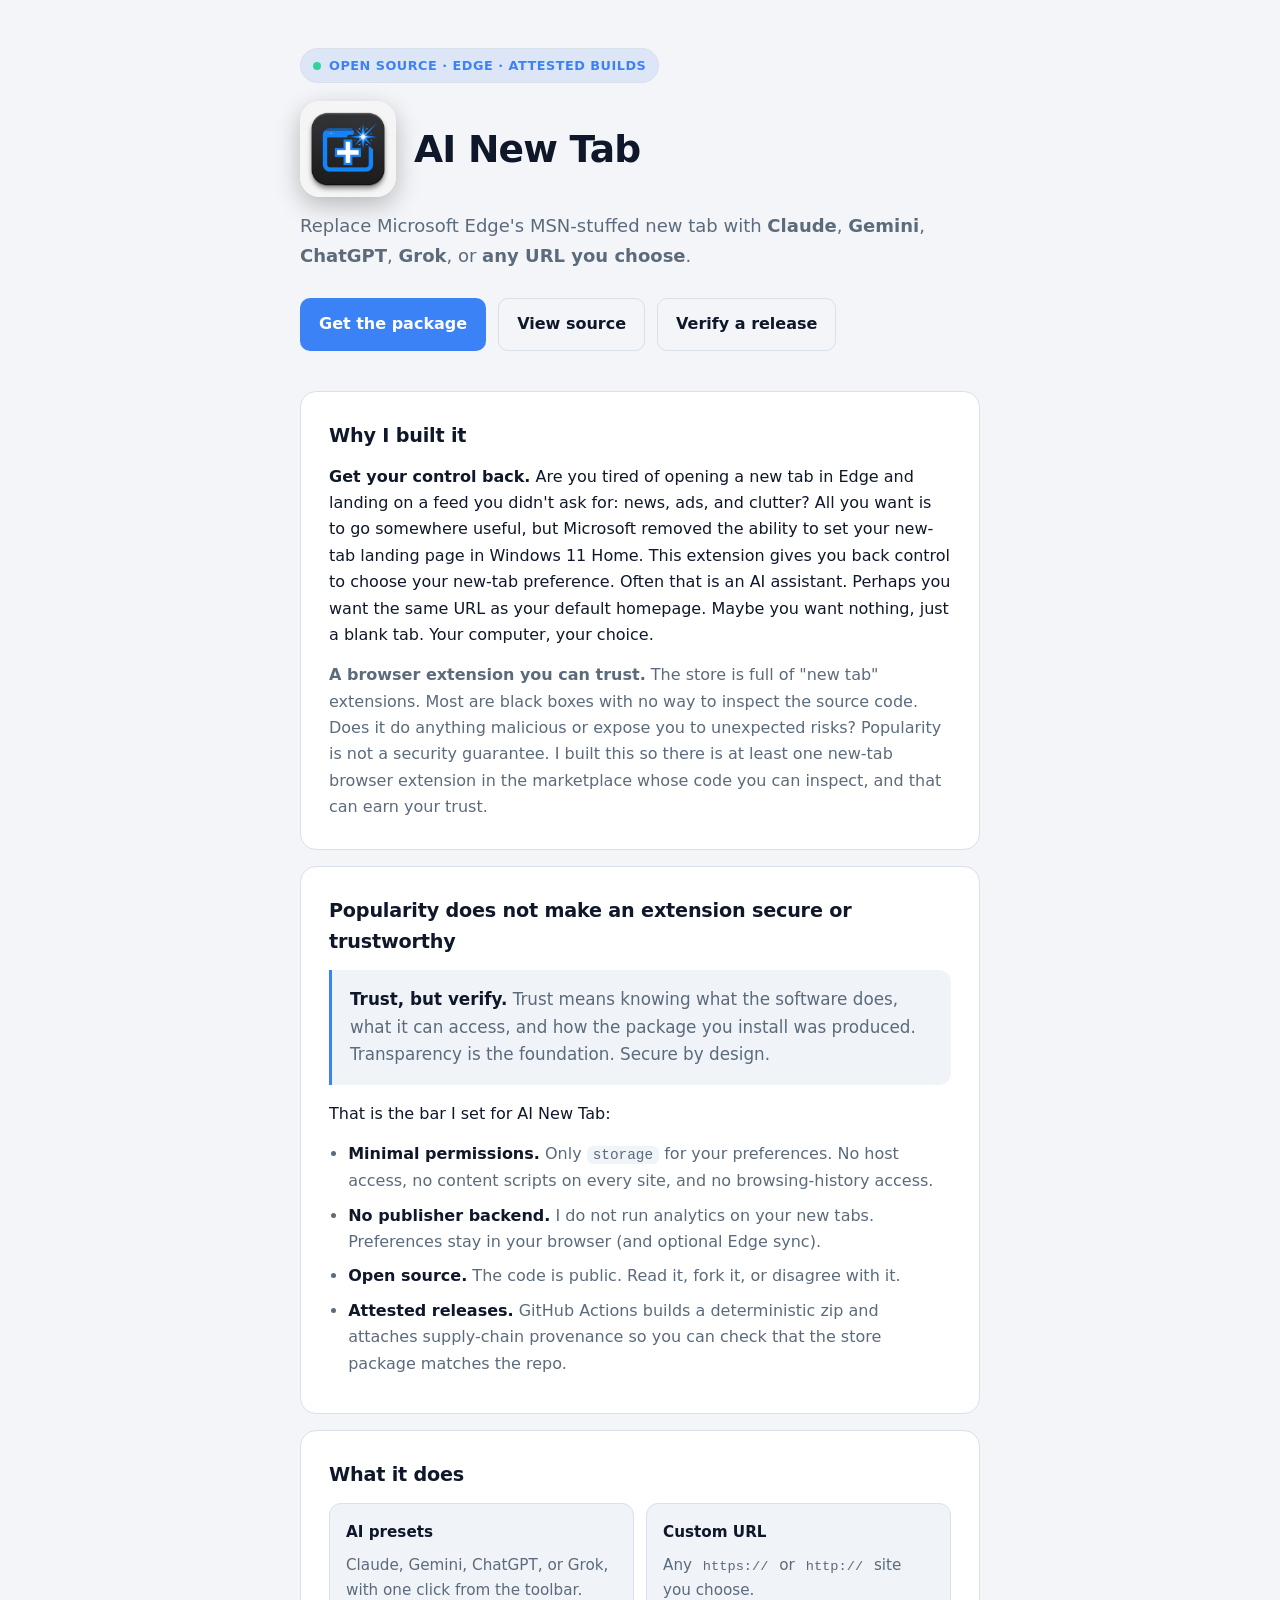
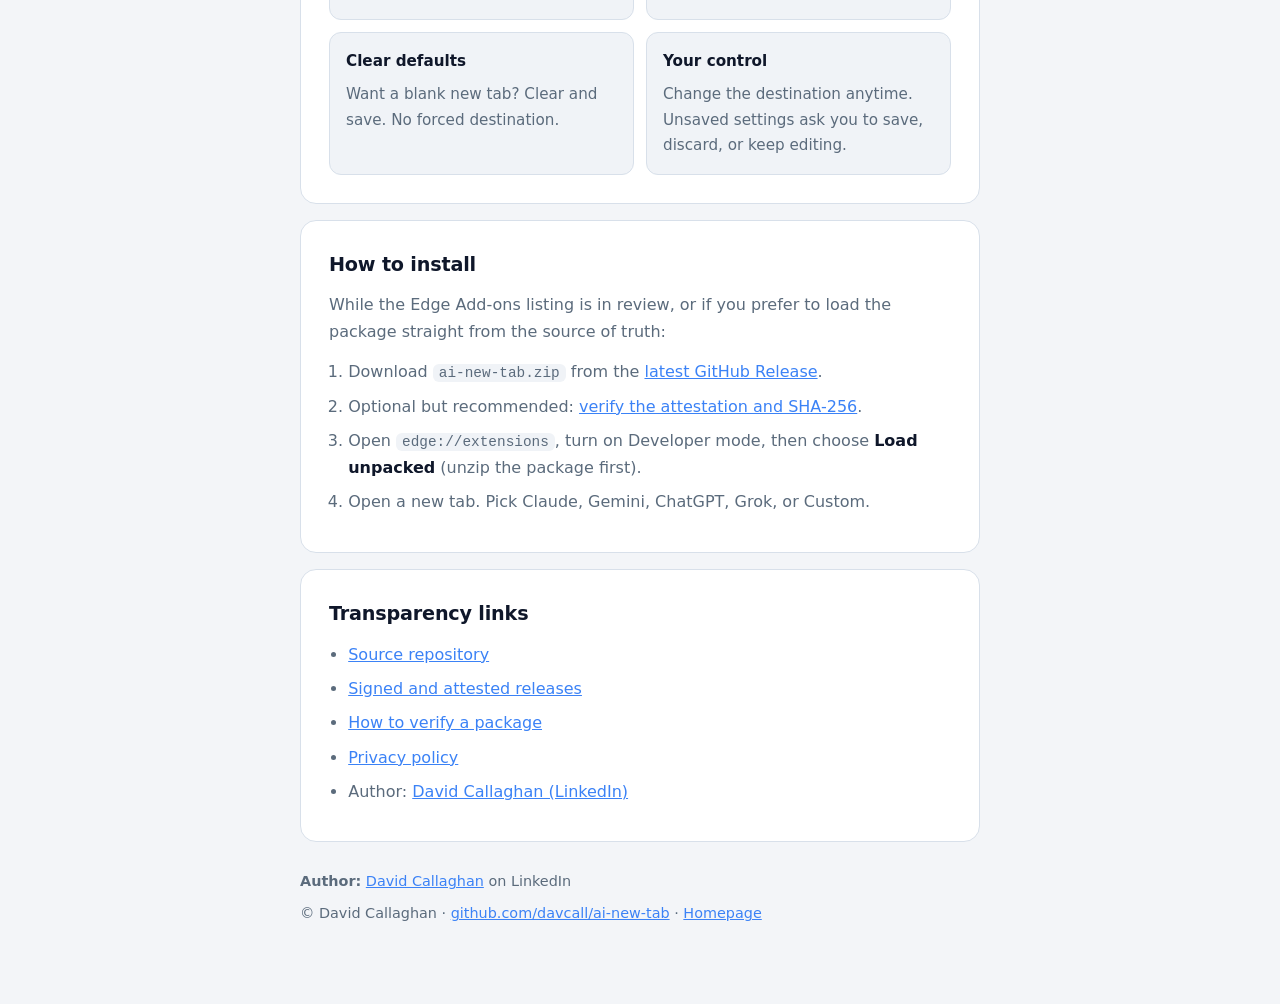
<file: index.html>
<!DOCTYPE html>
<html lang="en">
  <head>
    <meta charset="UTF-8" />
    <meta name="viewport" content="width=device-width, initial-scale=1" />
    <title>AI New Tab: Trustworthy new tabs for Edge</title>
    <meta
      name="description"
      content="Replace Edge’s MSN new tab with Claude, Gemini, ChatGPT, Grok, or any custom URL. Open source, minimal permissions, GitHub-attested packages."
    />
    <meta name="theme-color" content="#0f1419" />
    <style>
      :root {
        color-scheme: light dark;
        --bg: #0c1016;
        --surface: #151b24;
        --surface-2: #1c2430;
        --text: #e8eef6;
        --muted: #93a1b3;
        --accent: #3b82f6;
        --accent-soft: rgba(59, 130, 246, 0.14);
        --ok: #34d399;
        --border: #2a3444;
        --max: 720px;
        font-family: "Segoe UI", system-ui, -apple-system, sans-serif;
      }

      @media (prefers-color-scheme: light) {
        :root {
          --bg: #f3f5f8;
          --surface: #ffffff;
          --surface-2: #f0f3f7;
          --text: #0f172a;
          --muted: #5b6b7c;
          --border: #d8e0ea;
          --accent-soft: rgba(37, 99, 235, 0.1);
        }
      }

      * {
        box-sizing: border-box;
      }

      body {
        margin: 0;
        background: var(--bg);
        color: var(--text);
        line-height: 1.65;
      }

      .wrap {
        max-width: var(--max);
        margin: 0 auto;
        padding: 48px 20px 80px;
      }

      header {
        margin-bottom: 40px;
      }

      .hero-title {
        display: flex;
        align-items: center;
        gap: 18px;
        margin: 0 0 14px;
      }

      .hero-title img {
        width: 72px;
        height: 72px;
        border-radius: 16px;
        flex-shrink: 0;
        box-shadow: 0 8px 24px rgba(0, 0, 0, 0.25);
      }

      @media (min-width: 560px) {
        .hero-title img {
          width: 96px;
          height: 96px;
          border-radius: 20px;
        }
      }

      .eyebrow {
        display: inline-flex;
        align-items: center;
        gap: 8px;
        font-size: 0.8rem;
        font-weight: 650;
        letter-spacing: 0.04em;
        text-transform: uppercase;
        color: var(--accent);
        background: var(--accent-soft);
        border: 1px solid var(--border);
        border-radius: 999px;
        padding: 6px 12px;
        margin: 0 0 18px;
      }

      .eyebrow::before {
        content: "";
        width: 8px;
        height: 8px;
        border-radius: 50%;
        background: var(--ok);
      }

      h1 {
        font-size: clamp(1.75rem, 4vw, 2.35rem);
        line-height: 1.2;
        font-weight: 700;
        margin: 0;
        letter-spacing: -0.02em;
      }

      .lead {
        font-size: 1.125rem;
        color: var(--muted);
        margin: 0 0 28px;
      }

      .actions {
        display: flex;
        flex-wrap: wrap;
        gap: 12px;
        margin-bottom: 8px;
      }

      a.btn {
        display: inline-flex;
        align-items: center;
        justify-content: center;
        text-decoration: none;
        font-weight: 650;
        border-radius: 10px;
        padding: 12px 18px;
        border: 1px solid transparent;
      }

      a.btn-primary {
        background: var(--accent);
        color: #fff;
      }

      a.btn-primary:hover {
        filter: brightness(1.06);
      }

      a.btn-ghost {
        background: transparent;
        color: var(--text);
        border-color: var(--border);
      }

      a.btn-ghost:hover {
        border-color: var(--muted);
      }

      section {
        background: var(--surface);
        border: 1px solid var(--border);
        border-radius: 16px;
        padding: 28px;
        margin-bottom: 16px;
      }

      h2 {
        font-size: 1.2rem;
        margin: 0 0 12px;
        letter-spacing: -0.01em;
      }

      p {
        margin: 0 0 14px;
      }

      p:last-child {
        margin-bottom: 0;
      }

      .muted {
        color: var(--muted);
      }

      ul {
        margin: 0;
        padding-left: 1.2rem;
        color: var(--muted);
      }

      li {
        margin-bottom: 8px;
      }

      li strong {
        color: var(--text);
      }

      blockquote {
        margin: 0;
        padding: 16px 18px;
        border-left: 3px solid var(--accent);
        background: var(--surface-2);
        border-radius: 0 12px 12px 0;
        color: var(--muted);
        font-size: 1.05rem;
      }

      blockquote strong {
        color: var(--text);
      }

      .grid {
        display: grid;
        gap: 12px;
      }

      @media (min-width: 560px) {
        .grid.two {
          grid-template-columns: 1fr 1fr;
        }
      }

      .card {
        background: var(--surface-2);
        border: 1px solid var(--border);
        border-radius: 12px;
        padding: 16px;
      }

      .card h3 {
        margin: 0 0 8px;
        font-size: 0.95rem;
      }

      .card p {
        margin: 0;
        font-size: 0.95rem;
        color: var(--muted);
      }

      code {
        font-family: ui-monospace, Consolas, monospace;
        font-size: 0.9em;
        background: var(--surface-2);
        padding: 1px 6px;
        border-radius: 6px;
      }

      a {
        color: var(--accent);
      }

      footer {
        margin-top: 28px;
        color: var(--muted);
        font-size: 0.9rem;
      }

      footer p {
        margin: 0 0 8px;
      }
    </style>
  </head>
  <body>
    <div class="wrap">
      <header>
        <p class="eyebrow">Open source · Edge · Attested builds</p>
        <div class="hero-title">
          <img
            src="icon-300.png"
            width="300"
            height="300"
            alt="AI New Tab icon"
          />
          <h1>AI New Tab</h1>
        </div>
        <p class="lead">
          Replace Microsoft Edge's MSN-stuffed new tab with
          <strong>Claude</strong>, <strong>Gemini</strong>,
          <strong>ChatGPT</strong>, <strong>Grok</strong>, or
          <strong>any URL you choose</strong>.
        </p>
        <div class="actions">
          <a
            class="btn btn-primary"
            href="https://github.com/davcall/ai-new-tab/releases/latest"
            >Get the package</a
          >
          <a class="btn btn-ghost" href="https://github.com/davcall/ai-new-tab"
            >View source</a
          >
          <a class="btn btn-ghost" href="VERIFY.md">Verify a release</a>
        </div>
      </header>

      <section>
        <h2>Why I built it</h2>
        <p>
          <strong>Get your control back.</strong>
          Are you tired of opening a new tab in Edge and landing on a feed you
          didn't ask for: news, ads, and clutter? All you want is to go somewhere
          useful, but Microsoft removed the ability to set your new-tab landing
          page in Windows 11 Home. This extension gives you back control to
          choose your new-tab preference. Often that is an AI assistant. Perhaps
          you want the same URL as your default homepage. Maybe you want nothing,
          just a blank tab. Your computer, your choice.
        </p>
        <p class="muted">
          <strong>A browser extension you can trust.</strong>
          The store is full of "new tab" extensions. Most are black boxes with no
          way to inspect the source code. Does it do anything malicious or expose
          you to unexpected risks? Popularity is not a security guarantee. I built
          this so there is at least one new-tab browser extension in the
          marketplace whose code you can inspect, and that can earn your trust.
        </p>
      </section>

      <section>
        <h2>Popularity does not make an extension secure or trustworthy</h2>
        <blockquote>
          <strong>Trust, but verify.</strong> Trust means knowing what the
          software does, what it can access, and how the package you install was
          produced. Transparency is the foundation. Secure by design.
        </blockquote>
        <p style="margin-top: 16px">
          That is the bar I set for AI New Tab:
        </p>
        <ul>
          <li>
            <strong>Minimal permissions.</strong>
            Only <code>storage</code> for your preferences. No host access, no
            content scripts on every site, and no browsing-history access.
          </li>
          <li>
            <strong>No publisher backend.</strong>
            I do not run analytics on your new tabs. Preferences stay in your
            browser (and optional Edge sync).
          </li>
          <li>
            <strong>Open source.</strong>
            The code is public. Read it, fork it, or disagree with it.
          </li>
          <li>
            <strong>Attested releases.</strong>
            GitHub Actions builds a deterministic zip and attaches supply-chain
            provenance so you can check that the store package matches the repo.
          </li>
        </ul>
      </section>

      <section>
        <h2>What it does</h2>
        <div class="grid two">
          <div class="card">
            <h3>AI presets</h3>
            <p>
              Claude, Gemini, ChatGPT, or Grok, with one click from the toolbar.
            </p>
          </div>
          <div class="card">
            <h3>Custom URL</h3>
            <p>
              Any <code>https://</code> or <code>http://</code> site you choose.
            </p>
          </div>
          <div class="card">
            <h3>Clear defaults</h3>
            <p>Want a blank new tab? Clear and save. No forced destination.</p>
          </div>
          <div class="card">
            <h3>Your control</h3>
            <p>
              Change the destination anytime. Unsaved settings ask you to save,
              discard, or keep editing.
            </p>
          </div>
        </div>
      </section>

      <section>
        <h2>How to install</h2>
        <p class="muted">
          While the Edge Add-ons listing is in review, or if you prefer to load
          the package straight from the source of truth:
        </p>
        <ol class="muted" style="padding-left: 1.2rem; margin: 0">
          <li style="margin-bottom: 8px">
            Download <code>ai-new-tab.zip</code> from the
            <a href="https://github.com/davcall/ai-new-tab/releases/latest"
              >latest GitHub Release</a
            >.
          </li>
          <li style="margin-bottom: 8px">
            Optional but recommended:
            <a href="VERIFY.md">verify the attestation and SHA-256</a>.
          </li>
          <li style="margin-bottom: 8px">
            Open <code>edge://extensions</code>, turn on Developer mode, then
            choose <strong>Load unpacked</strong> (unzip the package first).
          </li>
          <li>
            Open a new tab. Pick Claude, Gemini, ChatGPT, Grok, or Custom.
          </li>
        </ol>
      </section>

      <section>
        <h2>Transparency links</h2>
        <ul>
          <li>
            <a href="https://github.com/davcall/ai-new-tab">Source repository</a>
          </li>
          <li>
            <a href="https://github.com/davcall/ai-new-tab/releases"
              >Signed and attested releases</a
            >
          </li>
          <li><a href="VERIFY.md">How to verify a package</a></li>
          <li><a href="privacy.html">Privacy policy</a></li>
          <li>
            Author:
            <a
              href="https://www.linkedin.com/in/david-callaghan-4260a91/"
              rel="noopener noreferrer"
              >David Callaghan (LinkedIn)</a
            >
          </li>
        </ul>
      </section>

      <footer>
        <p>
          <strong>Author:</strong>
          <a
            href="https://www.linkedin.com/in/david-callaghan-4260a91/"
            rel="noopener noreferrer"
            >David Callaghan</a
          >
          on LinkedIn
        </p>
        <p>
          &copy; David Callaghan ·
          <a href="https://github.com/davcall/ai-new-tab">github.com/davcall/ai-new-tab</a>
          ·
          <a href="https://davcall.github.io/ai-new-tab/">Homepage</a>
        </p>
      </footer>
    </div>
  </body>
</html>
</file>
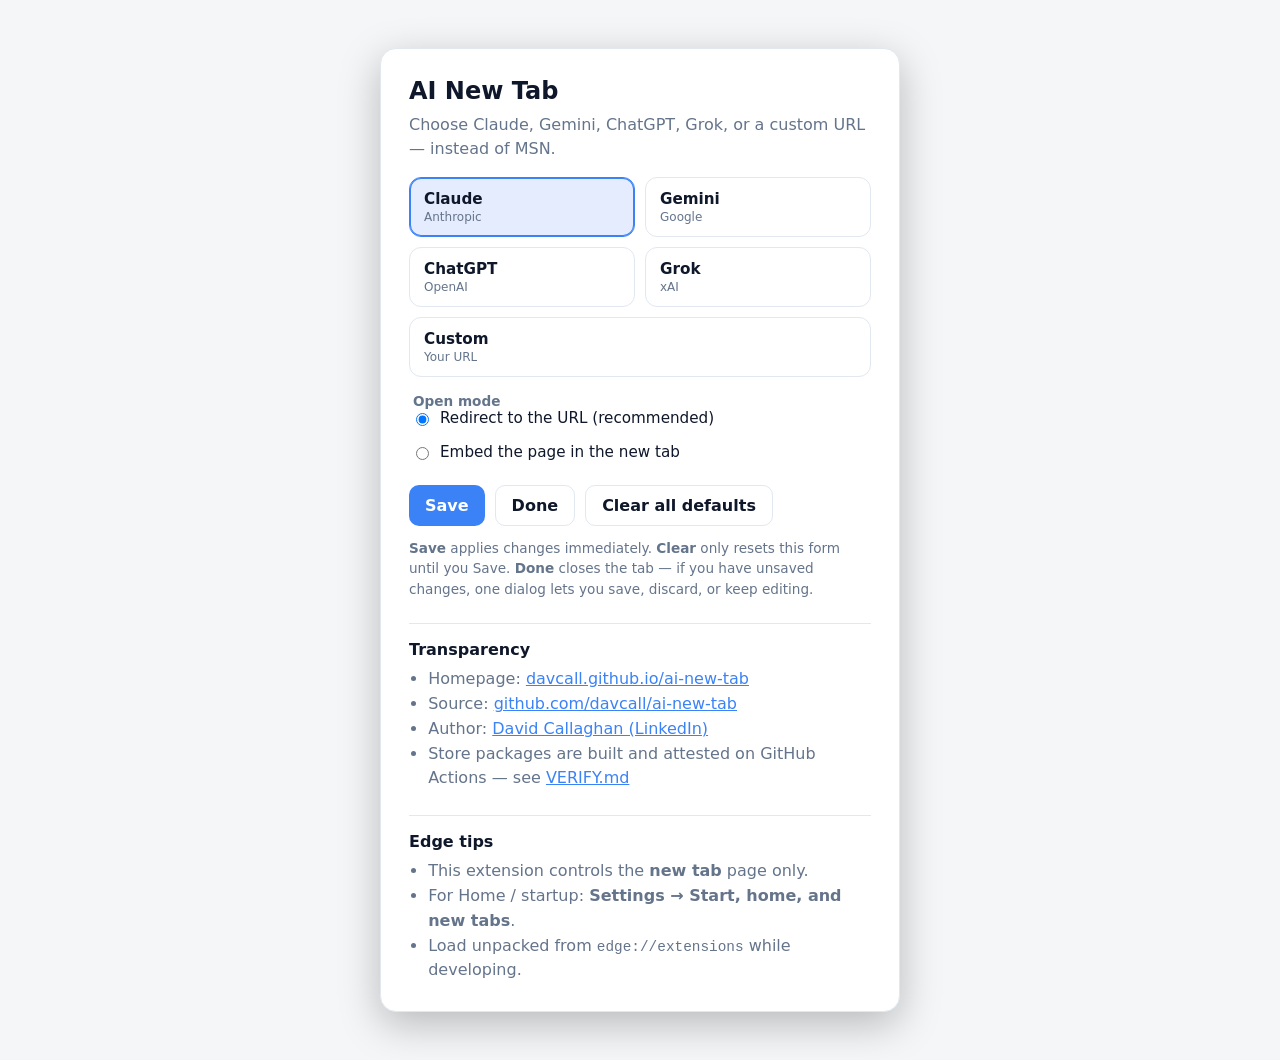
<file: options.html>
<!DOCTYPE html>
<html lang="en">
  <head>
    <meta charset="UTF-8" />
    <meta name="viewport" content="width=device-width, initial-scale=1" />
    <title>AI New Tab settings</title>
    <link rel="stylesheet" href="styles.css" />
  </head>
  <body class="page options">
    <main class="card">
      <h1>AI New Tab</h1>
      <p class="muted">
        Choose Claude, Gemini, ChatGPT, Grok, or a custom URL — instead of MSN.
      </p>

      <div id="preset-grid" class="preset-grid" role="radiogroup" aria-label="AI start page"></div>

      <label id="custom-field" class="field hidden">
        <span>Custom URL</span>
        <input
          id="url"
          type="url"
          placeholder="https://example.com"
          autocomplete="url"
          spellcheck="false"
        />
      </label>

      <fieldset class="field">
        <legend>Open mode</legend>
        <label class="radio">
          <input type="radio" name="mode" value="redirect" checked />
          Redirect to the URL (recommended)
        </label>
        <label class="radio">
          <input type="radio" name="mode" value="iframe" />
          Embed the page in the new tab
        </label>
      </fieldset>

      <div class="row">
        <button id="save" type="button" class="primary">Save</button>
        <button id="done" type="button" class="ghost">Done</button>
        <button id="clear" type="button" class="ghost">Clear all defaults</button>
      </div>
      <p class="hint muted">
        <strong>Save</strong> applies changes immediately.
        <strong>Clear</strong> only resets this form until you Save.
        <strong>Done</strong> closes the tab — if you have unsaved changes, one
        dialog lets you save, discard, or keep editing.
      </p>

      <p id="status" class="status hidden" role="status"></p>
      <p id="error" class="error hidden" role="alert"></p>

      <section class="tips">
        <h2>Transparency</h2>
        <ul>
          <li>
            Homepage:
            <a href="https://davcall.github.io/ai-new-tab/" target="_blank" rel="noreferrer"
              >davcall.github.io/ai-new-tab</a
            >
          </li>
          <li>
            Source:
            <a href="https://github.com/davcall/ai-new-tab" target="_blank" rel="noreferrer"
              >github.com/davcall/ai-new-tab</a
            >
          </li>
          <li>
            Author:
            <a
              href="https://www.linkedin.com/in/david-callaghan-4260a91/"
              target="_blank"
              rel="noreferrer"
              >David Callaghan (LinkedIn)</a
            >
          </li>
          <li>
            Store packages are built and attested on GitHub Actions — see
            <a href="https://github.com/davcall/ai-new-tab/blob/main/VERIFY.md" target="_blank" rel="noreferrer"
              >VERIFY.md</a
            >
          </li>
        </ul>
      </section>

      <section class="tips">
        <h2>Edge tips</h2>
        <ul>
          <li>
            This extension controls the <strong>new tab</strong> page only.
          </li>
          <li>
            For Home / startup: <strong>Settings → Start, home, and new tabs</strong>.
          </li>
          <li>
            Load unpacked from
            <code>edge://extensions</code> while developing.
          </li>
        </ul>
      </section>
    </main>

    <!-- Single unsaved-changes dialog (Save / Discard / Continue) -->
    <div
      id="unsaved-dialog"
      class="modal hidden"
      role="dialog"
      aria-modal="true"
      aria-labelledby="unsaved-title"
      aria-describedby="unsaved-desc"
    >
      <div class="modal-backdrop" data-action="continue"></div>
      <div class="modal-card">
        <h2 id="unsaved-title">Unsaved changes</h2>
        <p id="unsaved-desc" class="muted">
          You have changes that aren’t saved yet. What would you like to do?
        </p>
        <div class="modal-actions">
          <button type="button" class="primary" data-action="save">
            Save changes
          </button>
          <button type="button" class="ghost" data-action="discard">
            Discard changes
          </button>
          <button type="button" class="ghost" data-action="continue">
            Continue editing
          </button>
        </div>
      </div>
    </div>

    <script src="shared.js"></script>
    <script src="ui-presets.js"></script>
    <script src="options.js"></script>
  </body>
</html>
</file>
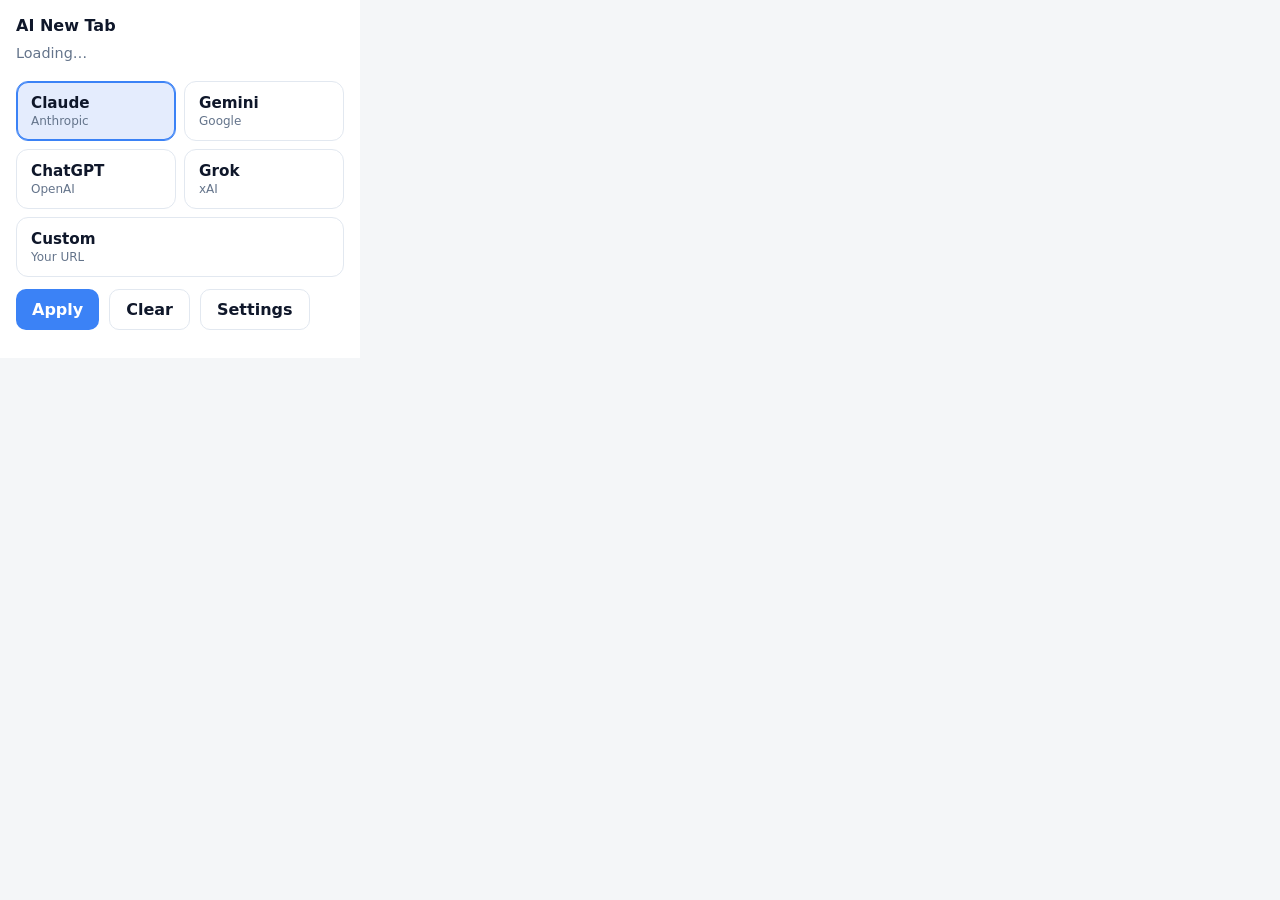
<file: popup.html>
<!DOCTYPE html>
<html lang="en">
  <head>
    <meta charset="UTF-8" />
    <meta name="viewport" content="width=device-width, initial-scale=1" />
    <title>AI New Tab</title>
    <link rel="stylesheet" href="styles.css" />
  </head>
  <body class="page popup">
    <main class="popup-card">
      <h1>AI New Tab</h1>
      <p id="current" class="muted small">Loading…</p>

      <div id="preset-grid" class="preset-grid compact" role="radiogroup" aria-label="Quick switch"></div>

      <label id="custom-field" class="field hidden">
        <span>Custom URL</span>
        <input id="url" type="url" placeholder="https://example.com" spellcheck="false" />
      </label>

      <div class="row">
        <button id="save" type="button" class="primary">Apply</button>
        <button id="clear" type="button" class="ghost">Clear</button>
        <button id="settings" type="button" class="ghost">Settings</button>
      </div>

      <p id="status" class="status hidden" role="status"></p>
      <p id="error" class="error hidden" role="alert"></p>
    </main>
    <script src="shared.js"></script>
    <script src="ui-presets.js"></script>
    <script src="popup.js"></script>
  </body>
</html>
</file>
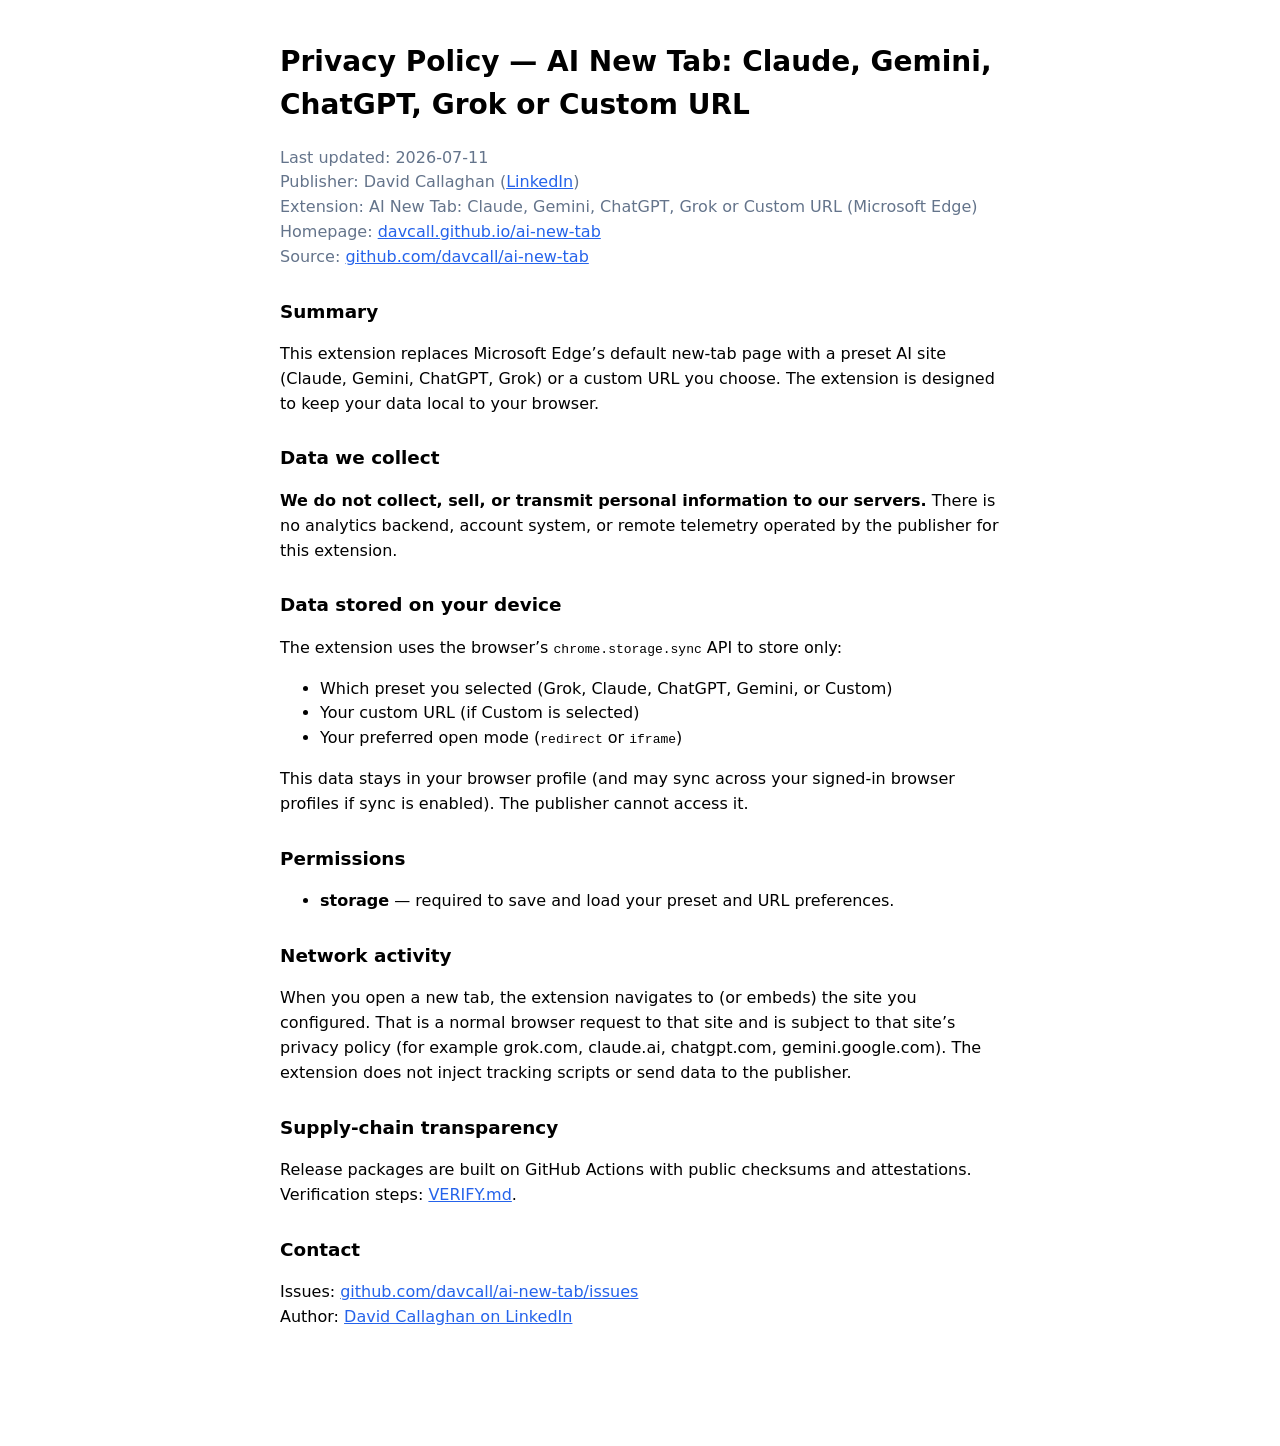
<file: privacy.html>
<!DOCTYPE html>
<html lang="en">
  <head>
    <meta charset="UTF-8" />
    <meta name="viewport" content="width=device-width, initial-scale=1" />
    <title>Privacy Policy — AI New Tab</title>
    <style>
      :root {
        color-scheme: light dark;
        font-family: "Segoe UI", system-ui, sans-serif;
        line-height: 1.55;
      }
      body {
        max-width: 720px;
        margin: 40px auto;
        padding: 0 20px 60px;
      }
      h1 {
        font-size: 1.75rem;
      }
      h2 {
        font-size: 1.15rem;
        margin-top: 1.75rem;
      }
      .meta {
        color: #64748b;
      }
      a {
        color: #2563eb;
      }
    </style>
  </head>
  <body>
    <h1>Privacy Policy — AI New Tab: Claude, Gemini, ChatGPT, Grok or Custom URL</h1>
    <p class="meta">
      Last updated: 2026-07-11<br />
      Publisher: David Callaghan (<a href="https://www.linkedin.com/in/david-callaghan-4260a91/">LinkedIn</a>)<br />
      Extension: AI New Tab: Claude, Gemini, ChatGPT, Grok or Custom URL (Microsoft Edge)<br />
      Homepage: <a href="https://davcall.github.io/ai-new-tab/">davcall.github.io/ai-new-tab</a><br />
      Source: <a href="https://github.com/davcall/ai-new-tab">github.com/davcall/ai-new-tab</a>
    </p>

    <h2>Summary</h2>
    <p>
      This extension replaces Microsoft Edge’s default new-tab page with a
      preset AI site (Claude, Gemini, ChatGPT, Grok) or a custom URL you choose.
      The extension is designed to keep your data local to your browser.
    </p>

    <h2>Data we collect</h2>
    <p>
      <strong>We do not collect, sell, or transmit personal information to our
      servers.</strong> There is no analytics backend, account system, or
      remote telemetry operated by the publisher for this extension.
    </p>

    <h2>Data stored on your device</h2>
    <p>
      The extension uses the browser’s
      <code>chrome.storage.sync</code> API to store only:
    </p>
    <ul>
      <li>Which preset you selected (Grok, Claude, ChatGPT, Gemini, or Custom)</li>
      <li>Your custom URL (if Custom is selected)</li>
      <li>Your preferred open mode (<code>redirect</code> or <code>iframe</code>)</li>
    </ul>
    <p>
      This data stays in your browser profile (and may sync across your signed-in
      browser profiles if sync is enabled). The publisher cannot access it.
    </p>

    <h2>Permissions</h2>
    <ul>
      <li>
        <strong>storage</strong> — required to save and load your preset and URL
        preferences.
      </li>
    </ul>

    <h2>Network activity</h2>
    <p>
      When you open a new tab, the extension navigates to (or embeds) the site
      you configured. That is a normal browser request to that site and is
      subject to that site’s privacy policy (for example grok.com, claude.ai,
      chatgpt.com, gemini.google.com). The extension does not inject tracking
      scripts or send data to the publisher.
    </p>

    <h2>Supply-chain transparency</h2>
    <p>
      Release packages are built on GitHub Actions with public checksums and
      attestations. Verification steps:
      <a href="https://github.com/davcall/ai-new-tab/blob/main/VERIFY.md"
        >VERIFY.md</a
      >.
    </p>

    <h2>Contact</h2>
    <p>
      Issues:
      <a href="https://github.com/davcall/ai-new-tab/issues"
        >github.com/davcall/ai-new-tab/issues</a
      ><br />
      Author:
      <a href="https://www.linkedin.com/in/david-callaghan-4260a91/"
        >David Callaghan on LinkedIn</a
      >
    </p>
  </body>
</html>
</file>
<file: styles.css>
:root {
  color-scheme: light dark;
  --bg: #0f1419;
  --card: #1a222c;
  --text: #e7eef7;
  --muted: #9aabbd;
  --accent: #3b82f6;
  --accent-hover: #2563eb;
  --danger: #f87171;
  --border: #2b3642;
  --input: #0c1117;
  --ok: #34d399;
  --selected: rgba(59, 130, 246, 0.18);
  font-family: "Segoe UI", system-ui, -apple-system, sans-serif;
}

@media (prefers-color-scheme: light) {
  :root {
    --bg: #f4f6f8;
    --card: #ffffff;
    --text: #0f172a;
    --muted: #64748b;
    --border: #e2e8f0;
    --input: #ffffff;
    --selected: rgba(37, 99, 235, 0.12);
  }
}

* {
  box-sizing: border-box;
}

html,
body {
  margin: 0;
  min-height: 100%;
  background: var(--bg);
  color: var(--text);
}

a {
  color: var(--accent);
}

.page {
  min-height: 100vh;
}

.page.newtab {
  display: grid;
  place-items: center;
  padding: 24px;
}

.page.options {
  display: grid;
  place-items: start center;
  padding: 48px 16px;
}

.page.popup {
  min-height: auto;
  min-width: 320px;
  max-width: 360px;
  background: var(--card);
}

.card,
.popup-card {
  width: min(520px, 100%);
  background: var(--card);
  border: 1px solid var(--border);
  border-radius: 16px;
  padding: 28px;
  box-shadow: 0 12px 40px rgba(0, 0, 0, 0.25);
}

.popup-card {
  border: none;
  border-radius: 0;
  box-shadow: none;
  padding: 16px;
  width: 100%;
}

h1 {
  margin: 0 0 8px;
  font-size: 1.5rem;
  font-weight: 650;
}

.popup-card h1 {
  font-size: 1rem;
}

h2 {
  margin: 0 0 8px;
  font-size: 1rem;
}

p {
  margin: 0 0 16px;
  line-height: 1.5;
}

.muted {
  color: var(--muted);
}

.small {
  font-size: 0.9rem;
  word-break: break-all;
}

.preset-grid {
  display: grid;
  grid-template-columns: 1fr 1fr;
  gap: 10px;
  margin-bottom: 16px;
}

.preset-grid.compact {
  gap: 8px;
  margin-bottom: 12px;
}

.preset-card {
  display: flex;
  flex-direction: column;
  align-items: flex-start;
  gap: 2px;
  text-align: left;
  padding: 12px 14px;
  border-radius: 12px;
  border: 1px solid var(--border);
  background: var(--input);
  color: var(--text);
  cursor: pointer;
  font: inherit;
  min-width: 0; /* allow truncate inside grid */
}

/* Custom spans both columns (width of two AI buttons) */
.preset-card.preset-wide {
  grid-column: 1 / -1;
}

.preset-card:hover {
  border-color: var(--accent);
}

.preset-card.selected {
  border-color: var(--accent);
  background: var(--selected);
  box-shadow: inset 0 0 0 1px var(--accent);
}

.preset-label {
  font-weight: 650;
  font-size: 0.95rem;
}

.preset-sub {
  font-size: 0.75rem;
  max-width: 100%;
  overflow: hidden;
  text-overflow: ellipsis;
  white-space: nowrap;
}

.field {
  display: grid;
  gap: 8px;
  margin-bottom: 16px;
  border: none;
  padding: 0;
}

.field > span,
.field > legend {
  font-size: 0.85rem;
  font-weight: 600;
  color: var(--muted);
}

input[type="url"] {
  width: 100%;
  padding: 12px 14px;
  border-radius: 10px;
  border: 1px solid var(--border);
  background: var(--input);
  color: var(--text);
  font: inherit;
}

input[type="url"]:focus {
  outline: 2px solid var(--accent);
  outline-offset: 1px;
}

.radio {
  display: flex;
  align-items: center;
  gap: 8px;
  margin-bottom: 8px;
  font-size: 0.95rem;
}

.row {
  display: flex;
  flex-wrap: wrap;
  gap: 10px;
  margin-bottom: 12px;
}

button.primary,
button.ghost {
  border: none;
  border-radius: 10px;
  padding: 10px 16px;
  font: inherit;
  font-weight: 600;
  cursor: pointer;
}

button.primary {
  background: var(--accent);
  color: white;
}

button.primary:hover {
  background: var(--accent-hover);
}

button.ghost {
  background: transparent;
  color: var(--text);
  border: 1px solid var(--border);
}

button.ghost:hover {
  border-color: var(--muted);
}

.error {
  display: flex;
  align-items: flex-start;
  gap: 0.5em;
  color: var(--text);
  font-size: 1rem;
  line-height: 1.5;
  margin: 0 0 12px;
}

.error::before {
  content: "";
  flex-shrink: 0;
  width: 0.55em;
  height: 0.55em;
  margin-top: 0.4em;
  border-radius: 50%;
  background: var(--danger);
}

/* Success: normal-size body text + green OK dot (not faint green text) */
.status {
  display: flex;
  align-items: flex-start;
  gap: 0.5em;
  color: var(--text);
  font-size: 1rem;
  line-height: 1.5;
  margin: 0 0 12px;
}

.status::before {
  content: "";
  flex-shrink: 0;
  width: 0.55em;
  height: 0.55em;
  margin-top: 0.4em;
  border-radius: 50%;
  background: var(--ok);
  box-shadow: 0 0 0 2px color-mix(in srgb, var(--ok) 25%, transparent);
}

.hint {
  font-size: 0.85rem;
  margin-top: 8px;
}

.tips {
  margin-top: 24px;
  padding-top: 16px;
  border-top: 1px solid var(--border);
}

.tips ul {
  margin: 0;
  padding-left: 1.2rem;
  color: var(--muted);
  line-height: 1.55;
}

.tips code {
  font-family: ui-monospace, Consolas, monospace;
  font-size: 0.9em;
}

.hidden {
  display: none !important;
}

.frame-wrap {
  position: fixed;
  inset: 0;
}

.frame-wrap iframe {
  width: 100%;
  height: 100%;
  border: 0;
  background: white;
}

/* ---- Unsaved-changes modal ---- */
.modal {
  position: fixed;
  inset: 0;
  z-index: 1000;
  display: grid;
  place-items: center;
  padding: 16px;
}

.modal-backdrop {
  position: absolute;
  inset: 0;
  background: rgba(0, 0, 0, 0.55);
}

.modal-card {
  position: relative;
  z-index: 1;
  width: min(400px, 100%);
  background: var(--card);
  border: 1px solid var(--border);
  border-radius: 16px;
  padding: 24px;
  box-shadow: 0 16px 48px rgba(0, 0, 0, 0.35);
}

.modal-card h2 {
  margin: 0 0 8px;
  font-size: 1.15rem;
}

.modal-card p {
  margin: 0 0 20px;
}

.modal-actions {
  display: flex;
  flex-direction: column;
  gap: 10px;
}

.modal-actions button {
  width: 100%;
}
</file>
